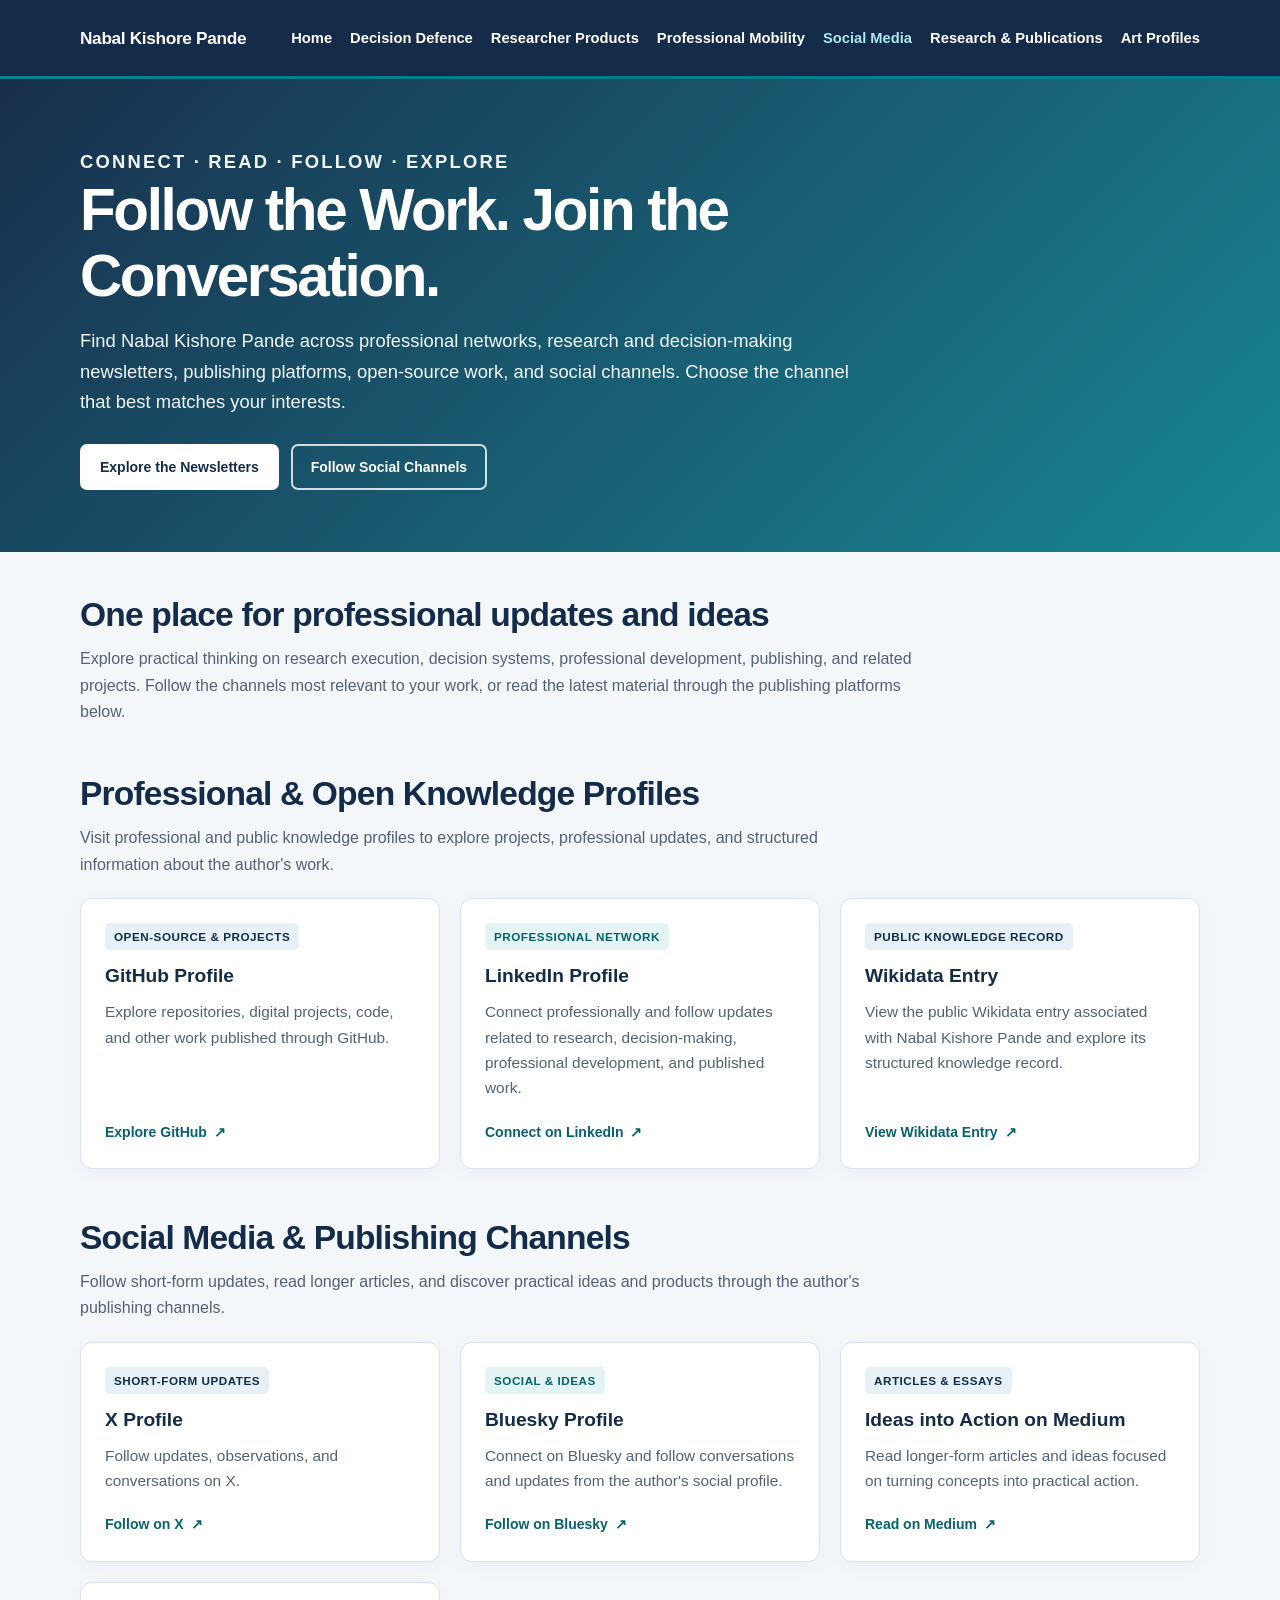
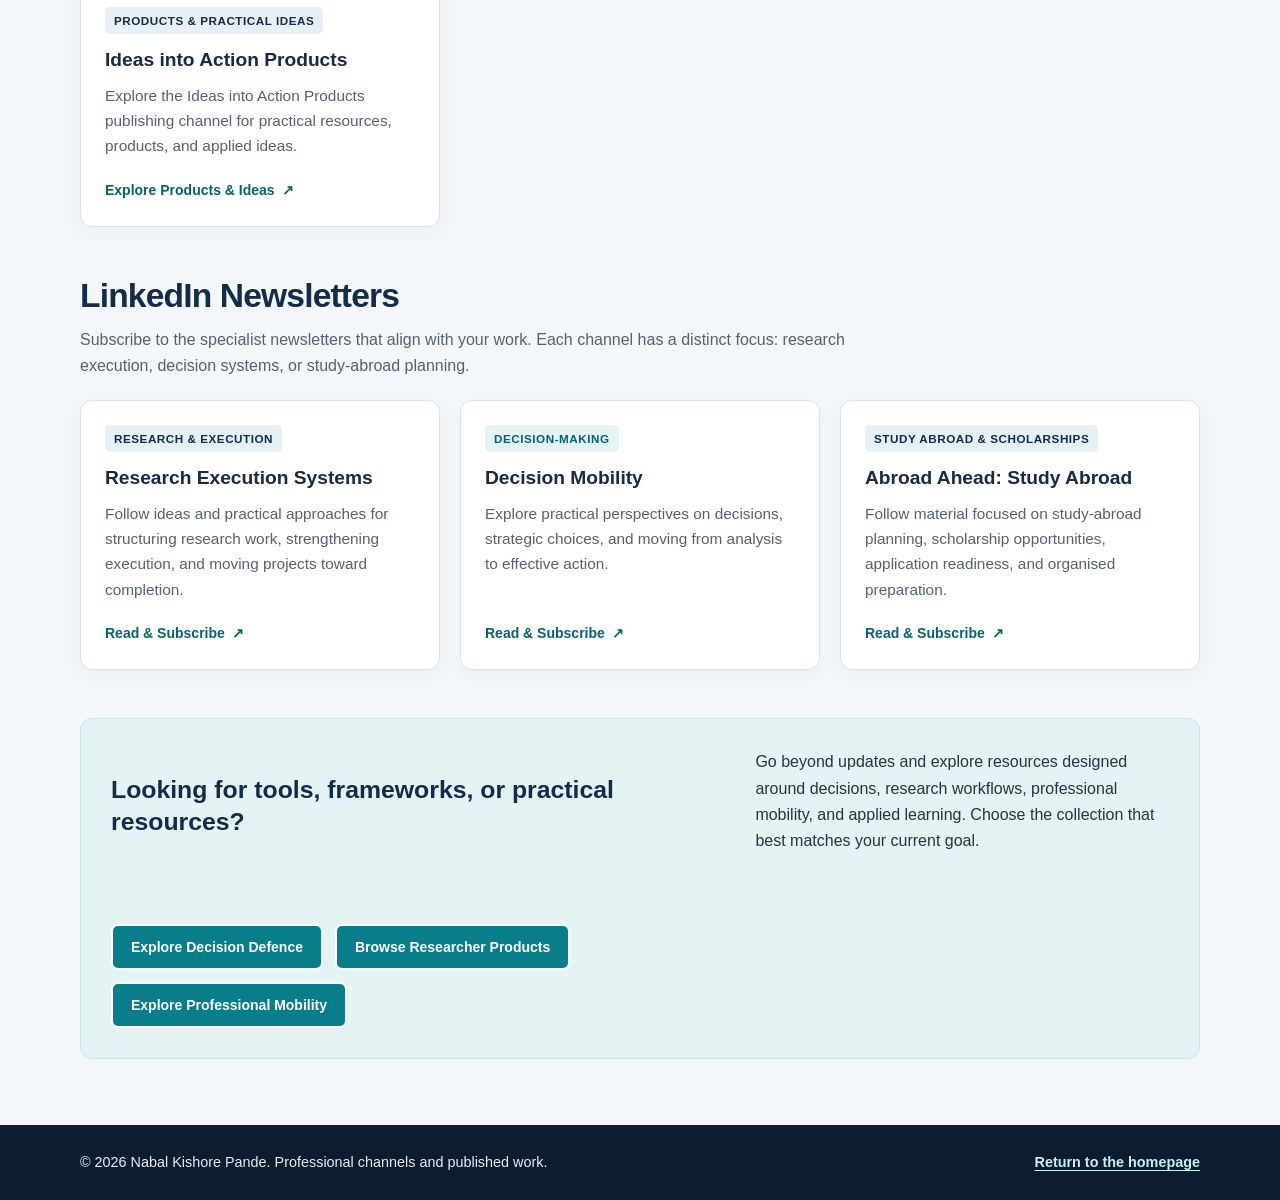
<file: social-media/index.html>
<!DOCTYPE html>
<html lang="en">
<head>
  <meta charset="UTF-8">
  <meta name="viewport" content="width=device-width, initial-scale=1.0">

  <title>Social Media & Professional Channels | Nabal Kishore Pande</title>
  <meta name="description" content="Follow Nabal Kishore Pande across professional networks, research and decision-making newsletters, publishing channels, open-source projects, and social media.">
  <meta name="robots" content="index, follow">
  <link rel="canonical" href="https://nabalkishorepande.github.io/social-media/">
  <meta name="theme-color" content="#142B4A">

  <meta property="og:type" content="website">
  <meta property="og:title" content="Social Media & Professional Channels | Nabal Kishore Pande">
  <meta property="og:description" content="Explore professional profiles, research and decision-making newsletters, articles, and social channels by Nabal Kishore Pande.">
  <meta property="og:url" content="https://nabalkishorepande.github.io/social-media/">

  <link rel="stylesheet" href="/styles.css">

  <style>
    :root {
      --navy: #142B4A;
      --navy-deep: #0C1C31;
      --teal: #087E8B;
      --teal-dark: #06636D;
      --page-bg: #F4F7FA;
      --white: #FFFFFF;
      --text: #263445;
      --muted: #526274;
      --border: #D9E2EC;
      --soft-blue: #E7EFF7;
      --soft-teal: #E4F3F4;
    }

    * {
      box-sizing: border-box;
    }

    html {
      scroll-behavior: smooth;
    }

    body {
      margin: 0;
      background: var(--page-bg);
      color: var(--text);
      font-family: Inter, -apple-system, BlinkMacSystemFont, "Segoe UI",
        Roboto, Arial, sans-serif;
      line-height: 1.65;
    }

    a {
      color: var(--teal-dark);
      text-underline-offset: 3px;
    }

    a:focus-visible {
      outline: 3px solid var(--teal);
      outline-offset: 4px;
      border-radius: 4px;
    }

    .page-shell {
      width: min(1120px, calc(100% - 40px));
      margin: 0 auto;
    }

    .site-header {
      background: var(--navy);
      color: var(--white);
    }

    .header-inner {
      width: min(1120px, calc(100% - 40px));
      min-height: 76px;
      margin: 0 auto;
      display: flex;
      align-items: center;
      justify-content: space-between;
      gap: 24px;
      flex-wrap: wrap;
      padding: 16px 0;
    }

    .brand {
      color: var(--white);
      text-decoration: none;
      font-size: 1.08rem;
      font-weight: 800;
      letter-spacing: -0.02em;
    }

    .nav {
      display: flex;
      flex-wrap: wrap;
      align-items: center;
      gap: 8px 18px;
    }

    .nav a {
      color: #FFFFFF;
      text-decoration: none;
      font-size: 0.92rem;
      font-weight: 650;
    }

    .nav a:hover,
    .nav a[aria-current="page"] {
      color: #AEE8EA;
    }

    .hero {
      background:
        linear-gradient(135deg, rgba(20, 43, 74, 0.98), rgba(8, 126, 139, 0.93));
      color: var(--white);
      padding: 68px 0 62px;
    }

    .eyebrow {
      display: inline-block;
      margin: 0 0 12px;
      color: #C6F1F0;
      font-size: 0.78rem;
      font-weight: 800;
      text-transform: uppercase;
      letter-spacing: 0.12em;
    }

    .hero h1 {
      max-width: 850px;
      margin: 0 0 18px;
      font-size: clamp(2.15rem, 5vw, 3.65rem);
      line-height: 1.12;
      letter-spacing: -0.04em;
    }

    .hero p {
      max-width: 780px;
      margin: 0;
      color: #F0F7FB;
      font-size: clamp(1rem, 2vw, 1.15rem);
    }

    .hero-actions {
      display: flex;
      flex-wrap: wrap;
      gap: 12px;
      margin-top: 27px;
    }

    .button {
      display: inline-flex;
      min-height: 46px;
      align-items: center;
      justify-content: center;
      padding: 11px 18px;
      border: 2px solid transparent;
      border-radius: 7px;
      background: var(--white);
      color: var(--navy);
      text-decoration: none;
      font-weight: 800;
      line-height: 1.3;
    }

    .button:hover {
      background: #EAF7F7;
    }

    .button-outline {
      border-color: rgba(255, 255, 255, 0.8);
      background: transparent;
      color: var(--white);
    }

    .button-outline:hover {
      background: rgba(255, 255, 255, 0.12);
      color: var(--white);
    }

    main {
      padding: 42px 0 66px;
    }

    .intro {
      max-width: 850px;
      margin-bottom: 35px;
    }

    .intro h2,
    .section-heading h2 {
      margin: 0 0 10px;
      color: var(--navy);
      font-size: clamp(1.55rem, 3vw, 2.1rem);
      line-height: 1.25;
      letter-spacing: -0.025em;
    }

    .intro p,
    .section-heading p {
      margin: 0;
      color: var(--muted);
    }

    .channel-section {
      margin-top: 48px;
    }

    .section-heading {
      max-width: 800px;
      margin-bottom: 20px;
    }

    .card-grid {
      display: grid;
      grid-template-columns: repeat(3, minmax(0, 1fr));
      gap: 20px;
    }

    .channel-card {
      display: flex;
      flex-direction: column;
      align-items: flex-start;
      min-width: 0;
      padding: 24px;
      border: 1px solid var(--border);
      border-radius: 12px;
      background: var(--white);
      box-shadow: 0 5px 18px rgba(20, 43, 74, 0.045);
    }

    .channel-type {
      display: inline-block;
      margin-bottom: 13px;
      padding: 4px 9px;
      border-radius: 5px;
      background: var(--soft-blue);
      color: var(--navy);
      font-size: 0.73rem;
      font-weight: 800;
      letter-spacing: 0.045em;
      text-transform: uppercase;
    }

    .channel-card:nth-child(3n + 2) .channel-type {
      background: var(--soft-teal);
      color: var(--teal-dark);
    }

    .channel-card h3 {
      margin: 0 0 10px;
      color: var(--navy);
      font-size: 1.2rem;
      line-height: 1.35;
    }

    .channel-card p {
      margin: 0 0 20px;
      color: var(--muted);
      font-size: 0.96rem;
    }

    .card-link {
      display: inline-flex;
      align-items: center;
      gap: 7px;
      margin-top: auto;
      font-weight: 800;
      text-decoration: none;
    }

    .card-link:hover {
      text-decoration: underline;
    }

    .feature-band {
      margin-top: 48px;
      padding: 30px;
      border: 1px solid #C9E5E7;
      border-radius: 12px;
      background: var(--soft-teal);
    }

    .feature-band h2 {
      margin: 0 0 9px;
      color: var(--navy);
      font-size: 1.55rem;
      line-height: 1.3;
    }

    .feature-band p {
      max-width: 850px;
      margin: 0 0 18px;
      color: var(--text);
    }

    .feature-band .button {
      background: var(--teal);
      color: var(--white);
    }

    .feature-band .button:hover {
      background: var(--teal-dark);
    }

    .site-footer {
      padding: 26px 0;
      background: var(--navy-deep);
      color: #E7EEF6;
    }

    .footer-inner {
      width: min(1120px, calc(100% - 40px));
      margin: 0 auto;
      display: flex;
      align-items: center;
      justify-content: space-between;
      gap: 14px 24px;
      flex-wrap: wrap;
    }

    .footer-inner p {
      margin: 0;
      font-size: 0.9rem;
    }

    .footer-inner a {
      color: #C6F1F0;
    }

    @media (max-width: 900px) {
      .card-grid {
        grid-template-columns: repeat(2, minmax(0, 1fr));
      }
    }

    @media (max-width: 600px) {
      .page-shell,
      .header-inner,
      .footer-inner {
        width: min(100% - 32px, 1120px);
      }

      .header-inner {
        align-items: flex-start;
        gap: 13px;
      }

      .nav {
        gap: 10px 14px;
      }

      .nav a {
        font-size: 0.88rem;
      }

      .hero {
        padding: 49px 0 44px;
      }

      main {
        padding: 32px 0 48px;
      }

      .card-grid {
        grid-template-columns: 1fr;
        gap: 14px;
      }

      .channel-card {
        padding: 21px;
      }

      .feature-band {
        padding: 23px;
      }
    }

    @media (prefers-reduced-motion: reduce) {
      html {
        scroll-behavior: auto;
      }
    }
  </style>
</head>

<body>
  <header class="site-header">
    <div class="header-inner">
      <a class="brand" href="/" aria-label="Nabal Kishore Pande — homepage">
        Nabal Kishore Pande
      </a>

      <nav class="nav" aria-label="Main navigation">
        <a href="/">Home</a>
        <a href="/decision-defence/">Decision Defence</a>
        <a href="/researcher-products/">Researcher Products</a>
        <a href="/professional-mobility/">Professional Mobility</a>
        <a href="/social-media/" aria-current="page">Social Media</a>
        <a href="/research-profiles-publications/">Research & Publications</a>
        <a href="/art-profiles/">Art Profiles</a>
      </nav>
    </div>
  </header>

  <section class="hero">
    <div class="page-shell">
      <p class="eyebrow">Connect · Read · Follow · Explore</p>
      <h1>Follow the Work. Join the Conversation.</h1>
      <p>
        Find Nabal Kishore Pande across professional networks, research and
        decision-making newsletters, publishing platforms, open-source work,
        and social channels. Choose the channel that best matches your interests.
      </p>

      <div class="hero-actions">
        <a class="button" href="#newsletters">Explore the Newsletters</a>
        <a class="button button-outline" href="#social-channels">Follow Social Channels</a>
      </div>
    </div>
  </section>

  <main>
    <div class="page-shell">
      <section class="intro" aria-labelledby="start-heading">
        <h2 id="start-heading">One place for professional updates and ideas</h2>
        <p>
          Explore practical thinking on research execution, decision systems,
          professional development, publishing, and related projects. Follow
          the channels most relevant to your work, or read the latest material
          through the publishing platforms below.
        </p>
      </section>

      <section class="channel-section" id="professional-profiles" aria-labelledby="profiles-heading">
        <div class="section-heading">
          <h2 id="profiles-heading">Professional & Open Knowledge Profiles</h2>
          <p>
            Visit professional and public knowledge profiles to explore
            projects, professional updates, and structured information about
            the author's work.
          </p>
        </div>

        <div class="card-grid">
          <article class="channel-card">
            <span class="channel-type">Open-source & Projects</span>
            <h3>GitHub Profile</h3>
            <p>
              Explore repositories, digital projects, code, and other work
              published through GitHub.
            </p>
            <a class="card-link"
               href="https://github.com/NabalKishorePande"
               target="_blank" rel="noopener noreferrer"
               aria-label="Explore Nabal Kishore Pande's GitHub profile">
              Explore GitHub <span aria-hidden="true">↗</span>
            </a>
          </article>

          <article class="channel-card">
            <span class="channel-type">Professional Network</span>
            <h3>LinkedIn Profile</h3>
            <p>
              Connect professionally and follow updates related to research,
              decision-making, professional development, and published work.
            </p>
            <a class="card-link"
               href="https://www.linkedin.com/in/nabal-kishore-pande/"
               target="_blank" rel="noopener noreferrer"
               aria-label="Connect with Nabal Kishore Pande on LinkedIn">
              Connect on LinkedIn <span aria-hidden="true">↗</span>
            </a>
          </article>

          <article class="channel-card">
            <span class="channel-type">Public Knowledge Record</span>
            <h3>Wikidata Entry</h3>
            <p>
              View the public Wikidata entry associated with Nabal Kishore
              Pande and explore its structured knowledge record.
            </p>
            <a class="card-link"
               href="https://www.wikidata.org/wiki/Q137731110"
               target="_blank" rel="noopener noreferrer"
               aria-label="View the Wikidata entry for Nabal Kishore Pande">
              View Wikidata Entry <span aria-hidden="true">↗</span>
            </a>
          </article>
        </div>
      </section>

      <section class="channel-section" id="social-channels" aria-labelledby="social-heading">
        <div class="section-heading">
          <h2 id="social-heading">Social Media & Publishing Channels</h2>
          <p>
            Follow short-form updates, read longer articles, and discover
            practical ideas and products through the author's publishing channels.
          </p>
        </div>

        <div class="card-grid">
          <article class="channel-card">
            <span class="channel-type">Short-form Updates</span>
            <h3>X Profile</h3>
            <p>
              Follow updates, observations, and conversations on X.
            </p>
            <a class="card-link"
               href="https://x.com/NabalKPande"
               target="_blank" rel="noopener noreferrer"
               aria-label="Follow Nabal Kishore Pande on X">
              Follow on X <span aria-hidden="true">↗</span>
            </a>
          </article>

          <article class="channel-card">
            <span class="channel-type">Social & Ideas</span>
            <h3>Bluesky Profile</h3>
            <p>
              Connect on Bluesky and follow conversations and updates from
              the author's social profile.
            </p>
            <a class="card-link"
               href="https://bsky.app/profile/nabalkpande.bsky.social"
               target="_blank" rel="noopener noreferrer"
               aria-label="Follow Nabal Kishore Pande on Bluesky">
              Follow on Bluesky <span aria-hidden="true">↗</span>
            </a>
          </article>

          <article class="channel-card">
            <span class="channel-type">Articles & Essays</span>
            <h3>Ideas into Action on Medium</h3>
            <p>
              Read longer-form articles and ideas focused on turning concepts
              into practical action.
            </p>
            <a class="card-link"
               href="https://ideasinto-action.medium.com/"
               target="_blank" rel="noopener noreferrer"
               aria-label="Read Ideas into Action on Medium">
              Read on Medium <span aria-hidden="true">↗</span>
            </a>
          </article>

          <article class="channel-card">
            <span class="channel-type">Products & Practical Ideas</span>
            <h3>Ideas into Action Products</h3>
            <p>
              Explore the Ideas into Action Products publishing channel for
              practical resources, products, and applied ideas.
            </p>
            <a class="card-link"
               href="https://ideasintoactionproducts.blogspot.com/"
               target="_blank" rel="noopener noreferrer"
               aria-label="Visit Ideas into Action Products">
              Explore Products & Ideas <span aria-hidden="true">↗</span>
            </a>
          </article>
        </div>
      </section>

      <section class="channel-section" id="newsletters" aria-labelledby="newsletters-heading">
        <div class="section-heading">
          <h2 id="newsletters-heading">LinkedIn Newsletters</h2>
          <p>
            Subscribe to the specialist newsletters that align with your work.
            Each channel has a distinct focus: research execution, decision
            systems, or study-abroad planning.
          </p>
        </div>

        <div class="card-grid">
          <article class="channel-card">
            <span class="channel-type">Research & Execution</span>
            <h3>Research Execution Systems</h3>
            <p>
              Follow ideas and practical approaches for structuring research
              work, strengthening execution, and moving projects toward completion.
            </p>
            <a class="card-link"
               href="https://www.linkedin.com/newsletters/research-execution-systems-7514568545582645248/"
               target="_blank" rel="noopener noreferrer"
               aria-label="Read and subscribe to Research Execution Systems on LinkedIn">
              Read & Subscribe <span aria-hidden="true">↗</span>
            </a>
          </article>

          <article class="channel-card">
            <span class="channel-type">Decision-Making</span>
            <h3>Decision Mobility</h3>
            <p>
              Explore practical perspectives on decisions, strategic choices,
              and moving from analysis to effective action.
            </p>
            <a class="card-link"
               href="https://www.linkedin.com/newsletters/decision-mobility-7507274697194160128/"
               target="_blank" rel="noopener noreferrer"
               aria-label="Read and subscribe to Decision Mobility on LinkedIn">
              Read & Subscribe <span aria-hidden="true">↗</span>
            </a>
          </article>

          <article class="channel-card">
            <span class="channel-type">Study Abroad & Scholarships</span>
            <h3>Abroad Ahead: Study Abroad</h3>
            <p>
              Follow material focused on study-abroad planning, scholarship
              opportunities, application readiness, and organised preparation.
            </p>
            <a class="card-link"
               href="https://www.linkedin.com/newsletters/abroad-ahead-study-abroad-7390199016950603777/"
               target="_blank" rel="noopener noreferrer"
               aria-label="Read and subscribe to Abroad Ahead: Study Abroad on LinkedIn">
              Read & Subscribe <span aria-hidden="true">↗</span>
            </a>
          </article>
        </div>
      </section>

      <section class="feature-band" aria-labelledby="next-step-heading">
        <h2 id="next-step-heading">Looking for tools, frameworks, or practical resources?</h2>
        <p>
          Go beyond updates and explore resources designed around decisions,
          research workflows, professional mobility, and applied learning.
          Choose the collection that best matches your current goal.
        </p>
        <div class="hero-actions">
          <a class="button" href="/decision-defence/">Explore Decision Defence</a>
          <a class="button" href="/researcher-products/">Browse Researcher Products</a>
          <a class="button" href="/professional-mobility/">Explore Professional Mobility</a>
        </div>
      </section>
    </div>
  </main>

  <footer class="site-footer">
    <div class="footer-inner">
      <p>
        © <span id="year">2026</span> Nabal Kishore Pande.
        Professional channels and published work.
      </p>
      <p><a href="/">Return to the homepage</a></p>
    </div>
  </footer>

  <script>
    document.getElementById("year").textContent = new Date().getFullYear();
  </script>
</body>
</html>
</file>
<file: styles.css>
/* =========================================================
   NABAL KISHORE PANDE
   Shared responsive design system
   Palette: Navy, Teal, White and Light Grey
   ========================================================= */

:root {
  --navy: #142B4A;
  --navy-dark: #0C1C31;
  --teal: #087E8B;
  --teal-dark: #06636D;
  --background: #F4F7FA;
  --white: #FFFFFF;
  --text: #263445;
  --muted: #526274;
  --border: #D9E2EC;
  --soft-blue: #E7EFF7;
  --soft-teal: #E4F3F4;
  --accent-gold: #B87919;

  --radius-small: 9px;
  --radius-medium: 14px;
  --radius-large: 20px;

  --shadow-card: 0 8px 26px rgba(20, 43, 74, 0.07);
  --content-width: 1120px;
}

/* Reset and foundations */

* {
  box-sizing: border-box;
}

html {
  scroll-behavior: smooth;
  scroll-padding-top: 90px;
}

body {
  margin: 0;
  background: var(--background);
  color: var(--text);
  font-family: Inter, Arial, sans-serif;
  font-size: 16px;
  line-height: 1.7;
  overflow-wrap: break-word;
}

img,
svg,
video {
  display: block;
  max-width: 100%;
}

img {
  height: auto;
}

a {
  color: var(--teal-dark);
  text-underline-offset: 4px;
}

a:hover {
  color: var(--navy);
}

a:focus-visible,
button:focus-visible,
input:focus-visible,
textarea:focus-visible,
select:focus-visible {
  outline: 3px solid var(--accent-gold);
  outline-offset: 4px;
}

button,
input,
textarea,
select {
  font: inherit;
}

button,
.button {
  cursor: pointer;
}

::selection {
  background: var(--soft-teal);
  color: var(--navy-dark);
}

/* Main layout */

.container,
.site-container,
.page-container {
  width: min(var(--content-width), calc(100% - 36px));
  margin-inline: auto;
}

main {
  min-width: 0;
}

section {
  scroll-margin-top: 90px;
}

.section {
  padding-block: 32px;
}

.section + .section {
  margin-top: 0;
}

.section-heading {
  max-width: 780px;
  margin-bottom: 24px;
}

.section-heading h2 {
  margin: 0 0 10px;
  color: var(--navy);
  font-size: clamp(25px, 3vw, 34px);
  line-height: 1.25;
  letter-spacing: -0.6px;
}

.section-heading p {
  margin: 0;
  color: var(--muted);
}

/* Header and navigation */

.site-header {
  position: relative;
  z-index: 10;
  background: var(--navy-dark);
  color: var(--white);
  border-bottom: 3px solid var(--teal);
}

.header-inner {
  min-height: 76px;
  display: flex;
  align-items: center;
  justify-content: space-between;
  gap: 24px;
  padding-block: 14px;
}

.brand,
.site-brand {
  color: var(--white);
  font-size: 18px;
  font-weight: 800;
  line-height: 1.3;
  text-decoration: none;
  letter-spacing: -0.3px;
}

.brand span,
.site-brand span {
  display: block;
  margin-top: 4px;
  color: #D3E3F2;
  font-size: 11px;
  font-weight: 500;
  letter-spacing: 1.2px;
  text-transform: uppercase;
}

.nav,
.main-nav,
.site-nav {
  display: flex;
  flex-wrap: wrap;
  align-items: center;
  gap: 6px 16px;
}

.nav a,
.main-nav a,
.site-nav a {
  min-height: 40px;
  display: inline-flex;
  align-items: center;
  color: var(--white);
  font-size: 13px;
  font-weight: 600;
  text-decoration: none;
}

.nav a:hover,
.main-nav a:hover,
.site-nav a:hover {
  color: #A9E4E8;
}

/* Page introductions */

.hero,
.page-hero {
  padding-block: 42px 24px;
}

.page-hero {
  background: var(--soft-blue);
  border-bottom: 1px solid var(--border);
}

.hero-inner,
.page-hero-inner {
  width: min(var(--content-width), calc(100% - 36px));
  margin-inline: auto;
}

.page-hero h1 {
  max-width: 900px;
  margin: 0 0 12px;
  color: var(--navy);
  font-size: clamp(30px, 4.5vw, 44px);
  line-height: 1.2;
  letter-spacing: -1px;
}

.page-hero p {
  max-width: 780px;
  margin: 0;
  color: var(--muted);
  font-size: 17px;
}

/* Author profile and portrait */

.profile-box,
.author-profile {
  display: grid;
  grid-template-columns: 270px minmax(0, 1fr);
  align-items: center;
  gap: 34px;
  padding: 30px;
  background: var(--white);
  border: 1px solid var(--border);
  border-radius: var(--radius-large);
  box-shadow: var(--shadow-card);
}

.portrait-wrap,
.profile-image-wrap {
  overflow: hidden;
  background: var(--soft-blue);
  border: 1px solid var(--border);
  border-radius: var(--radius-medium);
}

.portrait,
.profile-image {
  width: 100%;
  aspect-ratio: 4 / 5;
  object-fit: cover;
  object-position: center top;
}

.eyebrow,
.section-kicker {
  margin: 0 0 8px;
  color: var(--teal-dark);
  font-size: 12px;
  font-weight: 800;
  letter-spacing: 1.5px;
  text-transform: uppercase;
}

.profile-box h1,
.author-profile h1 {
  margin: 0 0 10px;
  color: var(--navy);
  font-size: clamp(30px, 4.5vw, 44px);
  line-height: 1.2;
  letter-spacing: -1px;
}

.role,
.profile-role {
  margin: 0 0 16px;
  color: var(--teal-dark);
  font-size: 17px;
  font-weight: 700;
}

.bio,
.profile-bio {
  max-width: 720px;
  margin: 0 0 18px;
}

/* Buttons and link groups */

.profile-links,
.button-group,
.cta-group {
  display: flex;
  flex-wrap: wrap;
  align-items: center;
  gap: 10px;
  margin-top: 20px;
}

.button,
.btn,
.cta-button {
  min-height: 44px;
  display: inline-flex;
  align-items: center;
  justify-content: center;
  padding: 10px 17px;
  border: 1px solid var(--teal);
  border-radius: var(--radius-small);
  background: var(--teal);
  color: var(--white);
  text-align: center;
  text-decoration: none;
  font-size: 14px;
  font-weight: 700;
  line-height: 1.4;
  transition: background 0.2s ease, transform 0.2s ease;
}

.button:hover,
.btn:hover,
.cta-button:hover {
  background: var(--teal-dark);
  border-color: var(--teal-dark);
  color: var(--white);
  transform: translateY(-1px);
}

.button-secondary,
.btn-secondary {
  background: var(--white);
  color: var(--navy);
  border-color: var(--border);
}

.button-secondary:hover,
.btn-secondary:hover {
  background: var(--soft-blue);
  color: var(--navy);
  border-color: #B8C9D9;
}

.text-link,
.card-link {
  color: var(--teal-dark);
  font-size: 14px;
  font-weight: 800;
  text-decoration-thickness: 1px;
  text-underline-offset: 4px;
}

/* Cards and responsive grids */

.grid,
.card-grid,
.product-grid,
.resource-grid,
.art-grid {
  display: grid;
  grid-template-columns: repeat(3, minmax(0, 1fr));
  gap: 18px;
}

.card,
.content-card,
.product-card,
.resource-card,
.art-card {
  min-width: 0;
  overflow: hidden;
  background: var(--white);
  border: 1px solid var(--border);
  border-radius: var(--radius-medium);
  box-shadow: var(--shadow-card);
}

.card-body,
.card-content,
.product-card-body {
  padding: 21px;
}

.card h3,
.content-card h3,
.product-card h3,
.resource-card h3,
.art-card h3 {
  margin: 0 0 9px;
  color: var(--navy);
  font-size: 19px;
  line-height: 1.35;
}

.card p,
.content-card p,
.product-card p,
.resource-card p,
.art-card p {
  margin: 0 0 16px;
  color: var(--muted);
  font-size: 14px;
}

.card-image,
.product-image,
.resource-image,
.art-image {
  width: 100%;
  height: 205px;
  object-fit: cover;
  background: var(--soft-blue);
  border-bottom: 1px solid var(--border);
}

.product-image {
  object-fit: contain;
  padding: 12px;
  background: #F0F3F7;
}

/* Four-column profiles and small information boxes */

.profile-grid,
.stats-grid,
.trust-strip {
  display: grid;
  grid-template-columns: repeat(4, minmax(0, 1fr));
  gap: 14px;
}

.profile-card,
.stat-card,
.trust-item {
  min-width: 0;
  padding: 18px;
  background: var(--white);
  border: 1px solid var(--border);
  border-radius: var(--radius-medium);
}

.profile-card h3,
.stat-card h3 {
  margin: 0 0 7px;
  color: var(--navy);
  font-size: 17px;
}

.profile-card p,
.stat-card p {
  margin: 0 0 12px;
  color: var(--muted);
  font-size: 13px;
}

.profile-card a {
  font-size: 13px;
  font-weight: 800;
}

.trust-item {
  background: var(--soft-blue);
  border-color: transparent;
  text-align: center;
}

.trust-item strong {
  display: block;
  color: var(--navy);
  font-size: 15px;
}

.trust-item span {
  display: block;
  margin-top: 3px;
  color: var(--muted);
  font-size: 12px;
  line-height: 1.5;
}

/* Highlight panels and calls to action */

.feature-band,
.cta-panel {
  display: grid;
  grid-template-columns: 1.5fr 1fr;
  align-items: center;
  gap: 24px;
  padding: 30px;
  background: var(--navy);
  color: var(--white);
  border-radius: var(--radius-large);
}

.feature-band h2,
.cta-panel h2 {
  margin: 0 0 10px;
  color: var(--white);
  font-size: clamp(24px, 3vw, 30px);
}

.feature-band p,
.cta-panel p {
  margin: 0;
  color: #E0EAF4;
}

.feature-band .button,
.cta-panel .button {
  justify-self: start;
  background: var(--white);
  color: var(--navy);
  border-color: var(--white);
}

.feature-band .button:hover,
.cta-panel .button:hover {
  background: var(--soft-teal);
}

/* Notes, notices and information panels */

.note,
.info-panel,
.notice {
  margin-top: 20px;
  padding: 17px 20px;
  border-left: 4px solid var(--teal);
  border-radius: 0 var(--radius-small) var(--radius-small) 0;
  background: var(--soft-teal);
  color: var(--text);
  font-size: 14px;
}

.soft-panel {
  padding: 22px;
  background: var(--soft-blue);
  border: 1px solid var(--border);
  border-radius: var(--radius-medium);
}

/* Lists */

.clean-list,
.resource-list {
  padding-left: 21px;
}

.clean-list li,
.resource-list li {
  margin-bottom: 9px;
}

.tag,
.category-label {
  display: inline-flex;
  align-items: center;
  padding: 5px 9px;
  border-radius: 999px;
  background: var(--soft-teal);
  color: var(--teal-dark);
  font-size: 12px;
  font-weight: 700;
}

/* Tables */

.table-wrap {
  width: 100%;
  overflow-x: auto;
  border: 1px solid var(--border);
  border-radius: var(--radius-medium);
  background: var(--white);
}

table {
  width: 100%;
  border-collapse: collapse;
  text-align: left;
}

th,
td {
  padding: 13px 15px;
  border-bottom: 1px solid var(--border);
  vertical-align: top;
}

th {
  background: var(--soft-blue);
  color: var(--navy);
  font-size: 14px;
}

td {
  font-size: 14px;
}

tr:last-child td {
  border-bottom: 0;
}

/* Footer */

.site-footer {
  padding: 28px 0;
  background: var(--navy-dark);
  color: #E4EDF7;
}

.footer-inner {
  display: flex;
  flex-wrap: wrap;
  align-items: center;
  justify-content: space-between;
  gap: 14px 24px;
}

.site-footer p {
  margin: 0;
  font-size: 13px;
}

.site-footer a {
  color: #A9E4E8;
  font-weight: 600;
}

/* Forms */

input,
textarea,
select {
  width: 100%;
  min-height: 44px;
  padding: 10px 12px;
  border: 1px solid var(--border);
  border-radius: var(--radius-small);
  background: var(--white);
  color: var(--text);
}

textarea {
  min-height: 120px;
  resize: vertical;
}

label {
  display: block;
  margin-bottom: 6px;
  color: var(--navy);
  font-size: 14px;
  font-weight: 700;
}

/* Tablet */

@media (max-width: 850px) {
  .header-inner {
    align-items: flex-start;
    flex-direction: column;
    gap: 12px;
  }

  .nav,
  .main-nav,
  .site-nav {
    gap: 8px 15px;
  }

  .profile-box,
  .author-profile {
    grid-template-columns: 220px minmax(0, 1fr);
    gap: 24px;
  }

  .grid,
  .card-grid,
  .product-grid,
  .resource-grid,
  .art-grid {
    grid-template-columns: repeat(2, minmax(0, 1fr));
  }

  .profile-grid,
  .stats-grid,
  .trust-strip {
    grid-template-columns: repeat(2, minmax(0, 1fr));
  }

  .feature-band,
  .cta-panel {
    grid-template-columns: 1fr;
  }
}

/* Mobile */

@media (max-width: 600px) {
  html {
    scroll-padding-top: 20px;
  }

  .container,
  .site-container,
  .page-container,
  .hero-inner,
  .page-hero-inner {
    width: min(100% - 24px, var(--content-width));
  }

  .header-inner {
    padding-block: 16px;
  }

  .nav,
  .main-nav,
  .site-nav {
    display: grid;
    grid-template-columns: repeat(2, minmax(0, 1fr));
    width: 100%;
  }

  .nav a,
  .main-nav a,
  .site-nav a {
    min-height: 42px;
    font-size: 13px;
  }

  .hero,
  .page-hero {
    padding-block: 22px;
  }

  .profile-box,
  .author-profile {
    grid-template-columns: 1fr;
    gap: 20px;
    padding: 18px;
  }

  .portrait-wrap,
  .profile-image-wrap {
    max-width: 260px;
  }

  .portrait,
  .profile-image {
    aspect-ratio: 4 / 4.5;
  }

  .profile-box h1,
  .author-profile h1,
  .page-hero h1 {
    font-size: 32px;
  }

  .section {
    padding-block: 24px;
  }

  .grid,
  .card-grid,
  .product-grid,
  .resource-grid,
  .art-grid,
  .profile-grid,
  .stats-grid,
  .trust-strip {
    grid-template-columns: 1fr;
  }

  .card-image,
  .product-image,
  .resource-image,
  .art-image {
    height: 220px;
  }

  .feature-band,
  .cta-panel {
    grid-template-columns: 1fr;
    gap: 18px;
    padding: 23px;
  }

  .profile-links,
  .button-group,
  .cta-group {
    align-items: stretch;
    flex-direction: column;
  }

  .profile-links .button,
  .button-group .button,
  .cta-group .button {
    width: 100%;
  }

  .footer-inner {
    align-items: flex-start;
    flex-direction: column;
  }

  th,
  td {
    padding: 10px;
  }
}

/* Reduced motion accessibility */

@media (prefers-reduced-motion: reduce) {
  html {
    scroll-behavior: auto;
  }

  *,
  *::before,
  *::after {
    transition-duration: 0.01ms !important;
    animation-duration: 0.01ms !important;
  }
}
</file>
